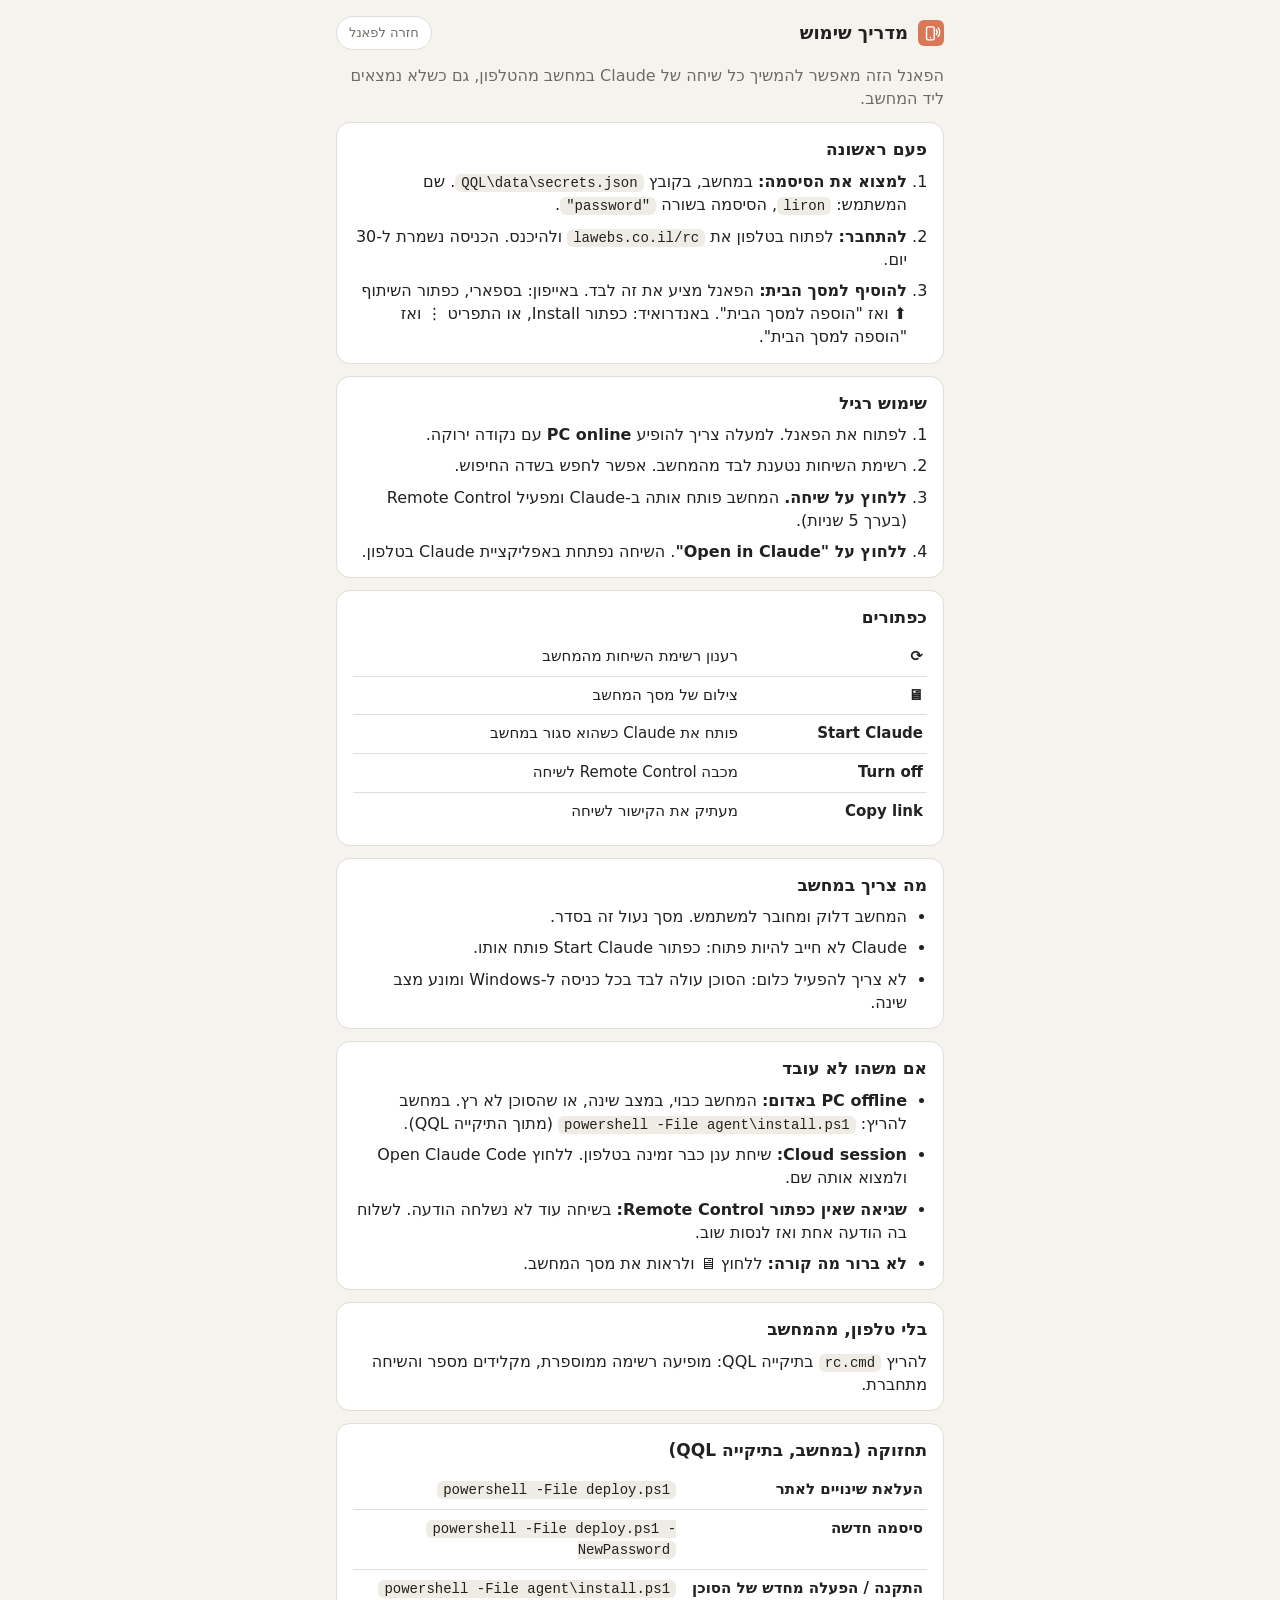
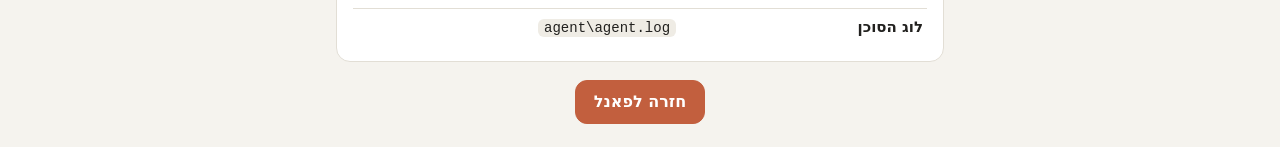
<file: server/public/help.html>
<!doctype html>
<html lang="he" dir="rtl">
<head>
  <meta charset="utf-8">
  <meta name="viewport" content="width=device-width, initial-scale=1, viewport-fit=cover">
  <meta name="robots" content="noindex, nofollow">
  <meta name="theme-color" content="#1f1e1c">
  <title>מדריך - Claude Remote</title>
  <link rel="icon" href="icon.svg" type="image/svg+xml">
  <link rel="stylesheet" href="app.css">
</head>
<body>
  <main class="app help">
    <header class="topbar">
      <div class="brand"><img src="icon.svg" alt="" width="26" height="26"><span>מדריך שימוש</span></div>
      <a class="chip" href="./">חזרה לפאנל</a>
    </header>

    <p class="lead">הפאנל הזה מאפשר להמשיך כל שיחה של Claude במחשב מהטלפון, גם כשלא נמצאים ליד המחשב.</p>

    <section>
      <h2>פעם ראשונה</h2>
      <ol>
        <li><b>למצוא את הסיסמה:</b> במחשב, בקובץ <code>QQL\data\secrets.json</code>. שם המשתמש: <code>liron</code>, הסיסמה בשורה <code>"password"</code>.</li>
        <li><b>להתחבר:</b> לפתוח בטלפון את <code dir="ltr">lawebs.co.il/rc</code> ולהיכנס. הכניסה נשמרת ל-30 יום.</li>
        <li><b>להוסיף למסך הבית:</b> הפאנל מציע את זה לבד. באייפון: בספארי, כפתור השיתוף ⬆︎ ואז "הוספה למסך הבית". באנדרואיד: כפתור Install, או התפריט ⋮ ואז "הוספה למסך הבית".</li>
      </ol>
    </section>

    <section>
      <h2>שימוש רגיל</h2>
      <ol>
        <li>לפתוח את הפאנל. למעלה צריך להופיע <b>PC online</b> עם נקודה ירוקה.</li>
        <li>רשימת השיחות נטענת לבד מהמחשב. אפשר לחפש בשדה החיפוש.</li>
        <li><b>ללחוץ על שיחה.</b> המחשב פותח אותה ב-Claude ומפעיל Remote Control (בערך 5 שניות).</li>
        <li><b>ללחוץ על "Open in Claude"</b>. השיחה נפתחת באפליקציית Claude בטלפון.</li>
      </ol>
    </section>

    <section>
      <h2>כפתורים</h2>
      <table>
        <tr><th>⟳</th><td>רענון רשימת השיחות מהמחשב</td></tr>
        <tr><th>🖥</th><td>צילום של מסך המחשב</td></tr>
        <tr><th>Start Claude</th><td>פותח את Claude כשהוא סגור במחשב</td></tr>
        <tr><th>Turn off</th><td>מכבה Remote Control לשיחה</td></tr>
        <tr><th>Copy link</th><td>מעתיק את הקישור לשיחה</td></tr>
      </table>
    </section>

    <section>
      <h2>מה צריך במחשב</h2>
      <ul>
        <li>המחשב דלוק ומחובר למשתמש. מסך נעול זה בסדר.</li>
        <li>Claude לא חייב להיות פתוח: כפתור Start Claude פותח אותו.</li>
        <li>לא צריך להפעיל כלום: הסוכן עולה לבד בכל כניסה ל-Windows ומונע מצב שינה.</li>
      </ul>
    </section>

    <section>
      <h2>אם משהו לא עובד</h2>
      <ul>
        <li><b>PC offline באדום:</b> המחשב כבוי, במצב שינה, או שהסוכן לא רץ. במחשב להריץ: <code dir="ltr">powershell -File agent\install.ps1</code> (מתוך התיקייה QQL).</li>
        <li><b>Cloud session:</b> שיחת ענן כבר זמינה בטלפון. ללחוץ Open Claude Code ולמצוא אותה שם.</li>
        <li><b>שגיאה שאין כפתור Remote Control:</b> בשיחה עוד לא נשלחה הודעה. לשלוח בה הודעה אחת ואז לנסות שוב.</li>
        <li><b>לא ברור מה קורה:</b> ללחוץ 🖥 ולראות את מסך המחשב.</li>
      </ul>
    </section>

    <section>
      <h2>בלי טלפון, מהמחשב</h2>
      <p>להריץ <code dir="ltr">rc.cmd</code> בתיקייה QQL: מופיעה רשימה ממוספרת, מקלידים מספר והשיחה מתחברת.</p>
    </section>

    <section>
      <h2>תחזוקה (במחשב, בתיקייה QQL)</h2>
      <table>
        <tr><th>העלאת שינויים לאתר</th><td><code dir="ltr">powershell -File deploy.ps1</code></td></tr>
        <tr><th>סיסמה חדשה</th><td><code dir="ltr">powershell -File deploy.ps1 -NewPassword</code></td></tr>
        <tr><th>התקנה / הפעלה מחדש של הסוכן</th><td><code dir="ltr">powershell -File agent\install.ps1</code></td></tr>
        <tr><th>לוג הסוכן</th><td><code dir="ltr">agent\agent.log</code></td></tr>
      </table>
    </section>

    <p class="foot"><a class="btn primary" href="./">חזרה לפאנל</a></p>
  </main>
</body>
</html>
</file>
<file: server/public/app.css>
:root {
  --bg: #1f1e1c;
  --surface: #2a2926;
  --surface-2: #33322e;
  --line: #3d3b37;
  --text: #f3f1ea;
  --muted: #a6a29a;
  --accent: #d97757;
  --accent-ink: #1f1e1c;
  --ok: #5fbf7f;
  --warn: #e0a84f;
  --bad: #e5695b;
  --radius: 14px;
  color-scheme: dark;
}
@media (prefers-color-scheme: light) {
  :root {
    --bg: #f5f3ee;
    --surface: #ffffff;
    --surface-2: #efece5;
    --line: #e2ded5;
    --text: #22211f;
    --muted: #6f6b63;
    --accent: #c25f3e;
    --accent-ink: #ffffff;
    --ok: #2f8f52;
    --warn: #a86d10;
    --bad: #c2412f;
    color-scheme: light;
  }
}

* { box-sizing: border-box; }
html { -webkit-text-size-adjust: 100%; }
body {
  margin: 0;
  background: var(--bg);
  color: var(--text);
  font: 16px/1.45 system-ui, -apple-system, "Segoe UI", Roboto, "Noto Sans Hebrew", Arial, sans-serif;
  -webkit-tap-highlight-color: transparent;
}
[hidden] { display: none !important; }
button, input { font: inherit; color: inherit; }
button { cursor: pointer; }
:focus-visible { outline: 2px solid var(--accent); outline-offset: 2px; }
.muted { color: var(--muted); }
svg { width: 20px; height: 20px; fill: none; stroke: currentColor; stroke-width: 2; stroke-linecap: round; stroke-linejoin: round; }

.boot { position: fixed; inset: 0; display: grid; place-items: center; }
.spinner {
  width: 22px; height: 22px; border-radius: 50%;
  border: 2.5px solid color-mix(in srgb, var(--muted) 35%, transparent);
  border-top-color: var(--accent);
  animation: spin .8s linear infinite;
  display: inline-block; flex: none;
}
@keyframes spin { to { transform: rotate(360deg); } }

/* ---- buttons ---- */
.btn {
  display: inline-flex; align-items: center; justify-content: center; gap: 8px;
  min-height: 44px; padding: 0 18px; border-radius: 12px;
  border: 1px solid var(--line); background: var(--surface-2);
  font-weight: 600; text-decoration: none; color: var(--text);
}
.btn.primary { background: var(--accent); border-color: var(--accent); color: var(--accent-ink); }
.btn.block { width: 100%; }
.btn.small { min-height: 36px; padding: 0 14px; font-size: 14px; }
.btn:disabled { opacity: .55; cursor: default; }
.icon-btn {
  flex: none; width: 46px; height: 46px; display: grid; place-items: center;
  border-radius: 12px; border: 1px solid var(--line); background: var(--surface);
}
.link { background: none; border: 0; color: var(--muted); text-decoration: underline; padding: 8px; }

/* ---- login ---- */
.login { min-height: 100dvh; display: grid; place-items: center; padding: 24px 16px; }
.login-card {
  width: 100%; max-width: 380px; display: grid; gap: 14px;
  background: var(--surface); border: 1px solid var(--line); border-radius: 20px; padding: 28px 22px;
}
.login-mark { margin: 0 auto; }
.login-card h1 { margin: 0; text-align: center; font-size: 24px; }
.login-card p { margin: 0 0 6px; text-align: center; }
.login-card label { display: grid; gap: 6px; font-size: 14px; color: var(--muted); }
.login-card input {
  min-height: 48px; padding: 0 14px; border-radius: 12px; border: 1px solid var(--line);
  background: var(--bg); color: var(--text); font-size: 16px;
}
.error { color: var(--bad); margin: 0; font-size: 14px; }

/* ---- app ---- */
.app {
  max-width: 640px; margin: 0 auto;
  padding: max(10px, env(safe-area-inset-top)) 16px max(24px, env(safe-area-inset-bottom));
}
.topbar { display: flex; align-items: center; justify-content: space-between; gap: 12px; padding: 6px 0 14px; }
.brand { display: flex; align-items: center; gap: 10px; font-weight: 700; font-size: 18px; white-space: nowrap; min-width: 0; }
.chip {
  display: inline-flex; align-items: center; gap: 8px; min-height: 34px; padding: 0 12px;
  border-radius: 999px; border: 1px solid var(--line); background: var(--surface); font-size: 13px; color: var(--muted);
  white-space: nowrap; flex: none;
}
.dot { width: 9px; height: 9px; border-radius: 50%; background: var(--muted); flex: none; }
.chip.on .dot { background: var(--ok); box-shadow: 0 0 0 3px color-mix(in srgb, var(--ok) 25%, transparent); }
.chip.off .dot { background: var(--bad); }

.notice {
  display: flex; flex-wrap: wrap; align-items: center; justify-content: space-between; gap: 8px 12px;
  padding: 12px 14px; margin-bottom: 12px; border-radius: var(--radius);
  background: color-mix(in srgb, var(--warn) 12%, var(--surface)); border: 1px solid color-mix(in srgb, var(--warn) 35%, var(--line));
  font-size: 14px;
}
.notice strong { display: block; }

/* ---- hero (current action) ---- */
.hero {
  margin-bottom: 14px; padding: 16px; border-radius: 18px;
  background: var(--surface); border: 1px solid var(--line);
  display: grid; gap: 12px;
}
.hero.ok { border-color: color-mix(in srgb, var(--ok) 45%, var(--line)); }
.hero.bad { border-color: color-mix(in srgb, var(--bad) 45%, var(--line)); }
.hero-head { display: flex; align-items: center; gap: 12px; }
.hero-title { font-weight: 700; }
.hero-sub { font-size: 14px; color: var(--muted); overflow-wrap: anywhere; }
.hero-actions { display: flex; gap: 8px; flex-wrap: wrap; }
.hero-actions .btn.primary { flex: 1 1 200px; }
.badge-ok {
  width: 28px; height: 28px; border-radius: 50%; display: grid; place-items: center; flex: none;
  background: color-mix(in srgb, var(--ok) 20%, transparent); color: var(--ok);
}
.badge-bad { background: color-mix(in srgb, var(--bad) 20%, transparent); color: var(--bad); }
.badge-ok svg { width: 16px; height: 16px; stroke-width: 3; }

/* ---- toolbar ---- */
.toolbar { display: flex; gap: 8px; align-items: center; }
.search {
  flex: 1; display: flex; align-items: center; gap: 8px; min-width: 0;
  height: 46px; padding: 0 12px; border-radius: 12px; border: 1px solid var(--line); background: var(--surface);
  color: var(--muted);
}
.search input { flex: 1; min-width: 0; border: 0; background: none; outline: none; color: var(--text); font-size: 16px; }
.icon-btn.busy svg { animation: spin .9s linear infinite; }
.updated { font-size: 12px; margin: 8px 2px 4px; min-height: 18px; }

/* ---- list ---- */
.list { display: grid; gap: 6px; }
.section-h {
  margin: 14px 4px 2px; font-size: 12px; font-weight: 700; letter-spacing: .06em;
  text-transform: uppercase; color: var(--muted);
}
.row {
  display: flex; align-items: center; gap: 12px; width: 100%; min-height: 56px; padding: 10px 12px;
  border-radius: 12px; border: 1px solid transparent; background: var(--surface); text-align: start;
}
.row:active { background: var(--surface-2); }
.row.is-current { border-color: var(--line); }
.row .st { width: 10px; height: 10px; border-radius: 50%; background: var(--line); flex: none; }
.row .st.running { background: var(--ok); animation: pulse 1.6s ease-in-out infinite; }
.row .st.attn { background: var(--warn); }
@keyframes pulse { 50% { box-shadow: 0 0 0 5px color-mix(in srgb, var(--ok) 25%, transparent); } }
.row .main { flex: 1; min-width: 0; display: grid; gap: 2px; }
.row .t {
  font-weight: 560; overflow: hidden; display: -webkit-box; -webkit-line-clamp: 2; -webkit-box-orient: vertical;
  unicode-bidi: plaintext; text-align: left;
}
.row .meta { font-size: 12.5px; color: var(--muted); display: flex; gap: 8px; flex-wrap: wrap; }
.row .rc { color: var(--ok); font-weight: 600; }
.row .go {
  flex: none; font-size: 13px; font-weight: 600; color: var(--accent);
  display: inline-flex; align-items: center; gap: 4px;
}
.row .go svg { width: 16px; height: 16px; }
.row[aria-busy="true"] { opacity: .8; }
.empty { text-align: center; padding: 32px 12px; }

/* ---- activity ---- */
.activity { margin-top: 22px; border-top: 1px solid var(--line); padding-top: 10px; }
.activity summary { cursor: pointer; color: var(--muted); font-size: 14px; padding: 6px 2px; }
.activity ol { list-style: none; margin: 6px 0 0; padding: 0; display: grid; gap: 6px; font-size: 13px; }
.activity li { display: flex; gap: 8px; color: var(--muted); }
.activity li b { color: var(--text); font-weight: 560; }
.activity .s-done { color: var(--ok); }
.activity .s-error, .activity .s-expired { color: var(--bad); }
.foot { display: flex; justify-content: center; margin-top: 18px; }

/* ---- screenshot sheet ---- */
.sheet {
  position: fixed; inset: 0; z-index: 20; background: rgba(0, 0, 0, .88);
  display: flex; flex-direction: column;
  padding: env(safe-area-inset-top) 0 env(safe-area-inset-bottom);
}
.sheet-bar { display: flex; align-items: center; justify-content: space-between; gap: 8px; padding: 10px 16px; color: #ddd; }
.sheet-bar > div { display: flex; gap: 8px; }
.shot-body { flex: 1; overflow: auto; display: grid; place-items: center; padding: 0 8px 12px; touch-action: pan-x pan-y pinch-zoom; }
.shot-body img { max-width: 100%; height: auto; border-radius: 6px; }

.toast {
  position: fixed; left: 50%; bottom: max(20px, env(safe-area-inset-bottom)); transform: translateX(-50%);
  z-index: 30; max-width: calc(100% - 32px); padding: 12px 16px; border-radius: 12px;
  background: var(--text); color: var(--bg); font-size: 14px; box-shadow: 0 8px 24px rgba(0, 0, 0, .3);
}

@media (prefers-reduced-motion: reduce) {
  .spinner, .icon-btn.busy svg, .row .st.running { animation: none; }
}

/* ---- help page ---- */
.help a.chip { text-decoration: none; }
.help .lead { color: var(--muted); margin: 0 0 8px; }
.help section { background: var(--surface); border: 1px solid var(--line); border-radius: var(--radius); padding: 14px 16px; margin: 12px 0; }
.help h2 { font-size: 17px; margin: 0 0 8px; }
.help ol, .help ul { margin: 0; padding-inline-start: 20px; display: grid; gap: 8px; }
.help p { margin: 0; }
.help code { background: var(--surface-2); border-radius: 6px; padding: 1px 6px; font-size: 14px; overflow-wrap: anywhere; }
.help table { width: 100%; border-collapse: collapse; font-size: 15px; }
.help th, .help td { text-align: start; padding: 8px 4px; border-top: 1px solid var(--line); vertical-align: top; }
.help tr:first-child th, .help tr:first-child td { border-top: 0; }
.help th { white-space: nowrap; padding-inline-end: 12px; }
.help .foot { margin-top: 18px; }
.help-link { text-align: center; color: var(--muted); font-size: 14px; }
</file>
